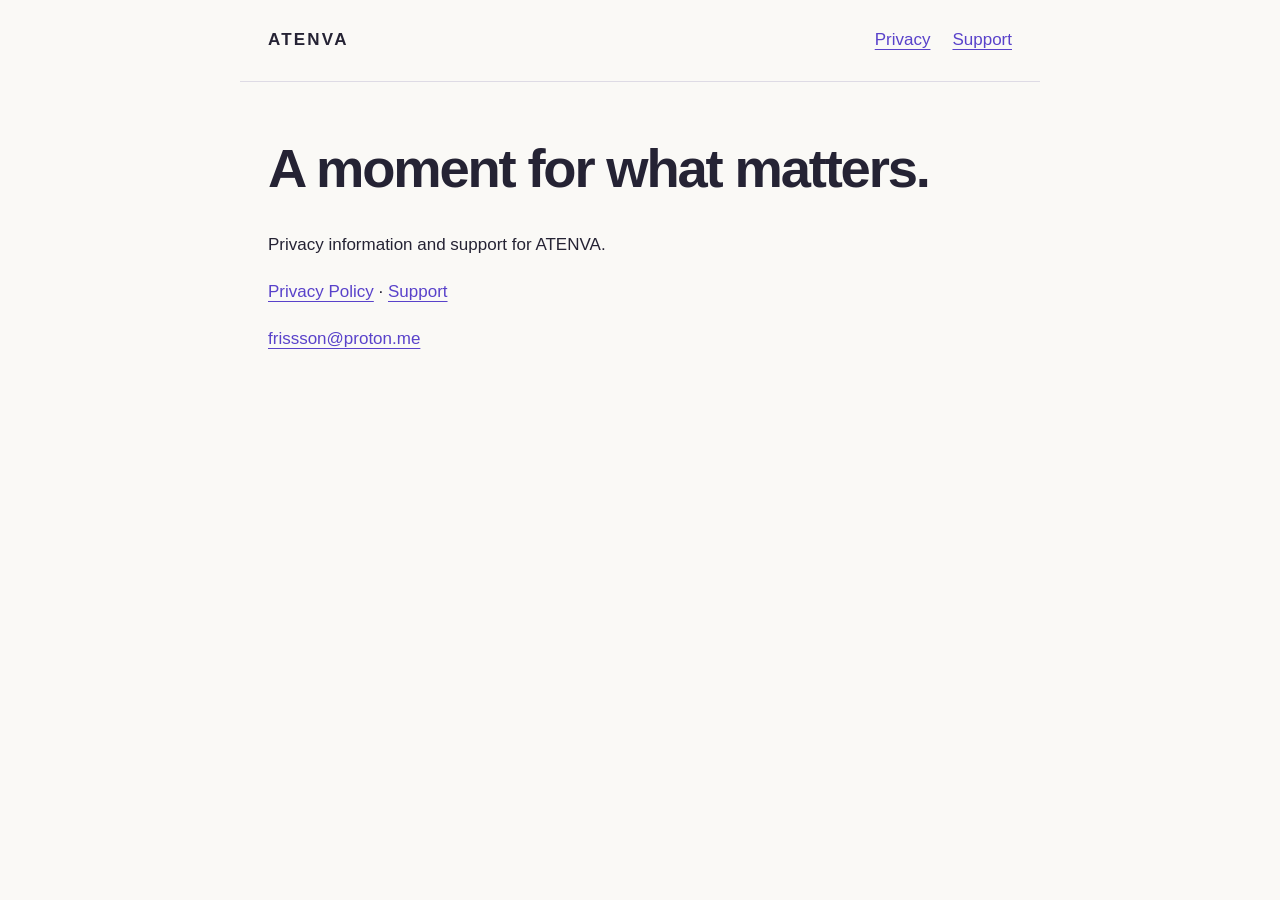
<file: index.html>
<!doctype html><html lang="en"><head><meta charset="utf-8"><meta name="viewport" content="width=device-width,initial-scale=1"><title>ATENVA</title><link rel="stylesheet" href="style.css"></head><body><header><span class="brand">ATENVA</span><nav aria-label="Main navigation"><a href="privacy/">Privacy</a><a href="support/">Support</a></nav></header><main><h1>A moment for what matters.</h1><p>Privacy information and support for ATENVA.</p><p><a href="privacy/">Privacy Policy</a> · <a href="support/">Support</a></p><p><a href="mailto:frissson@proton.me">frissson@proton.me</a></p></main></body></html>
</file>
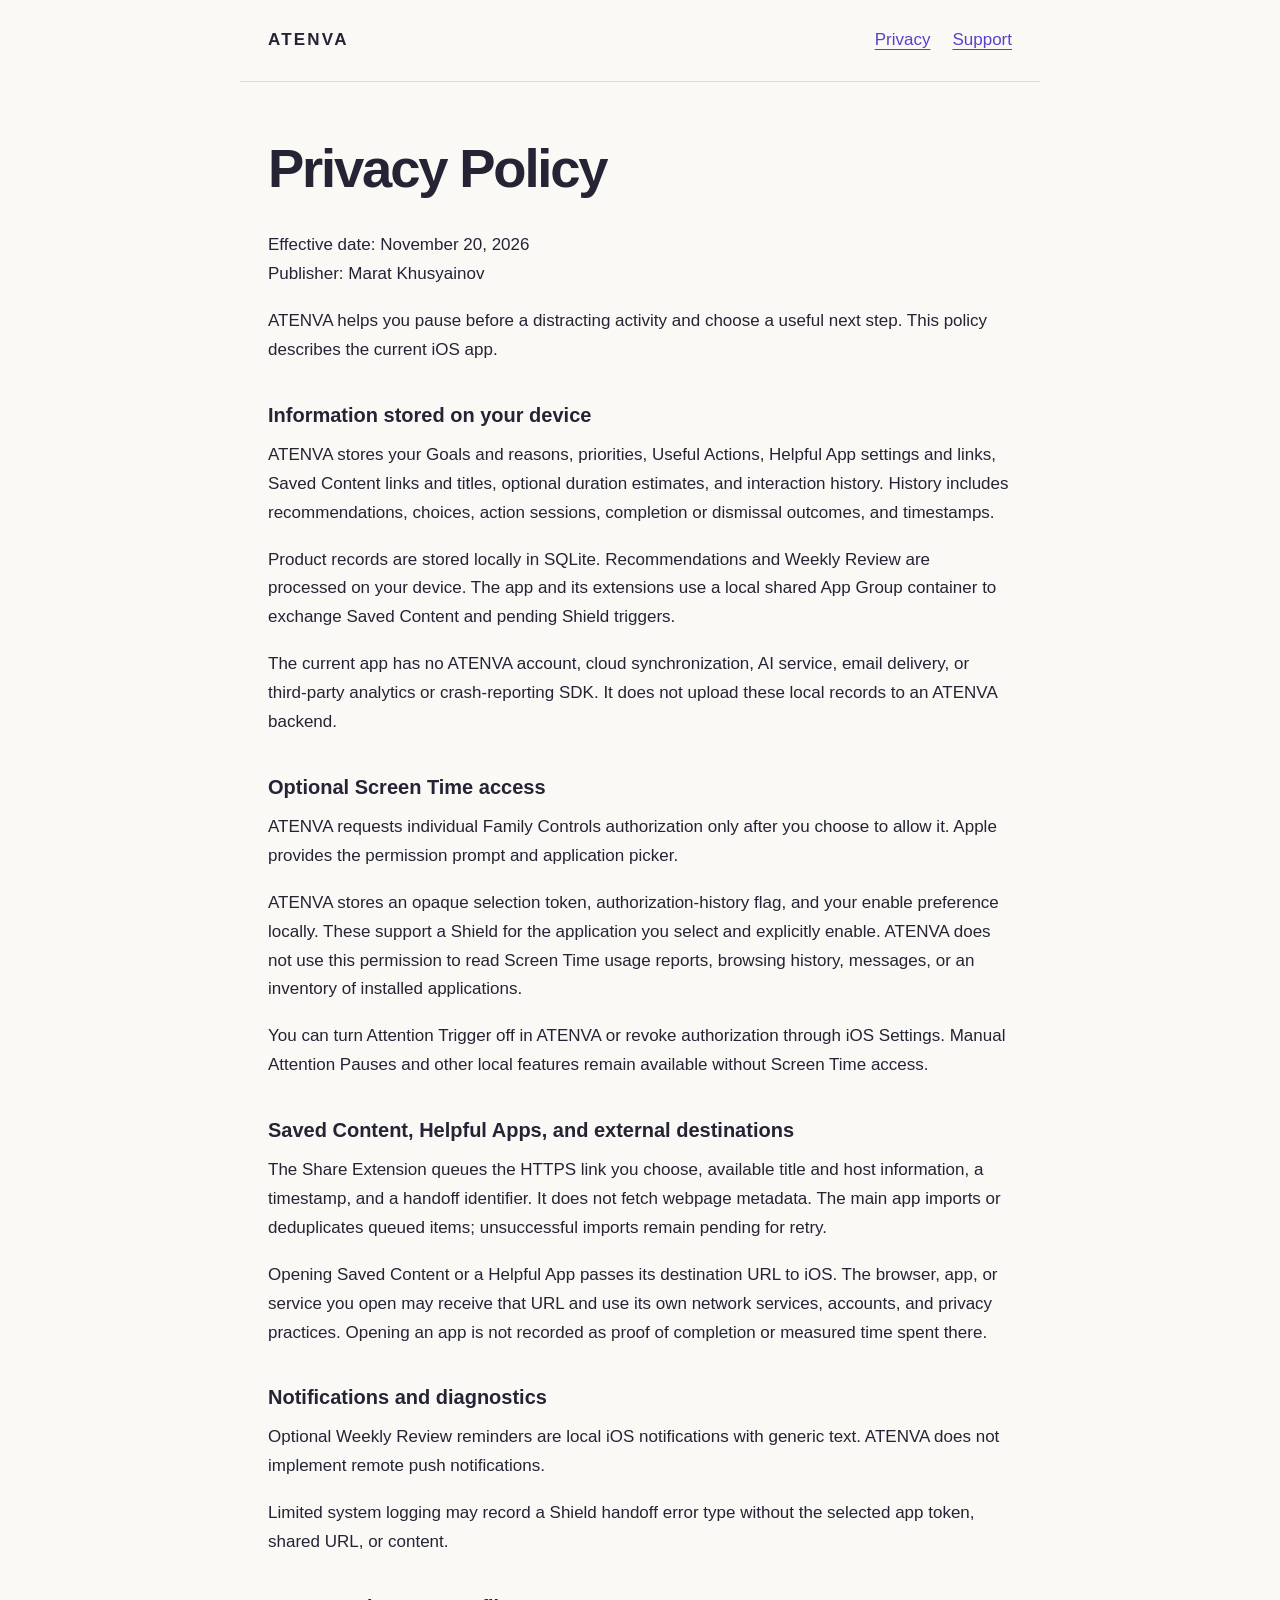
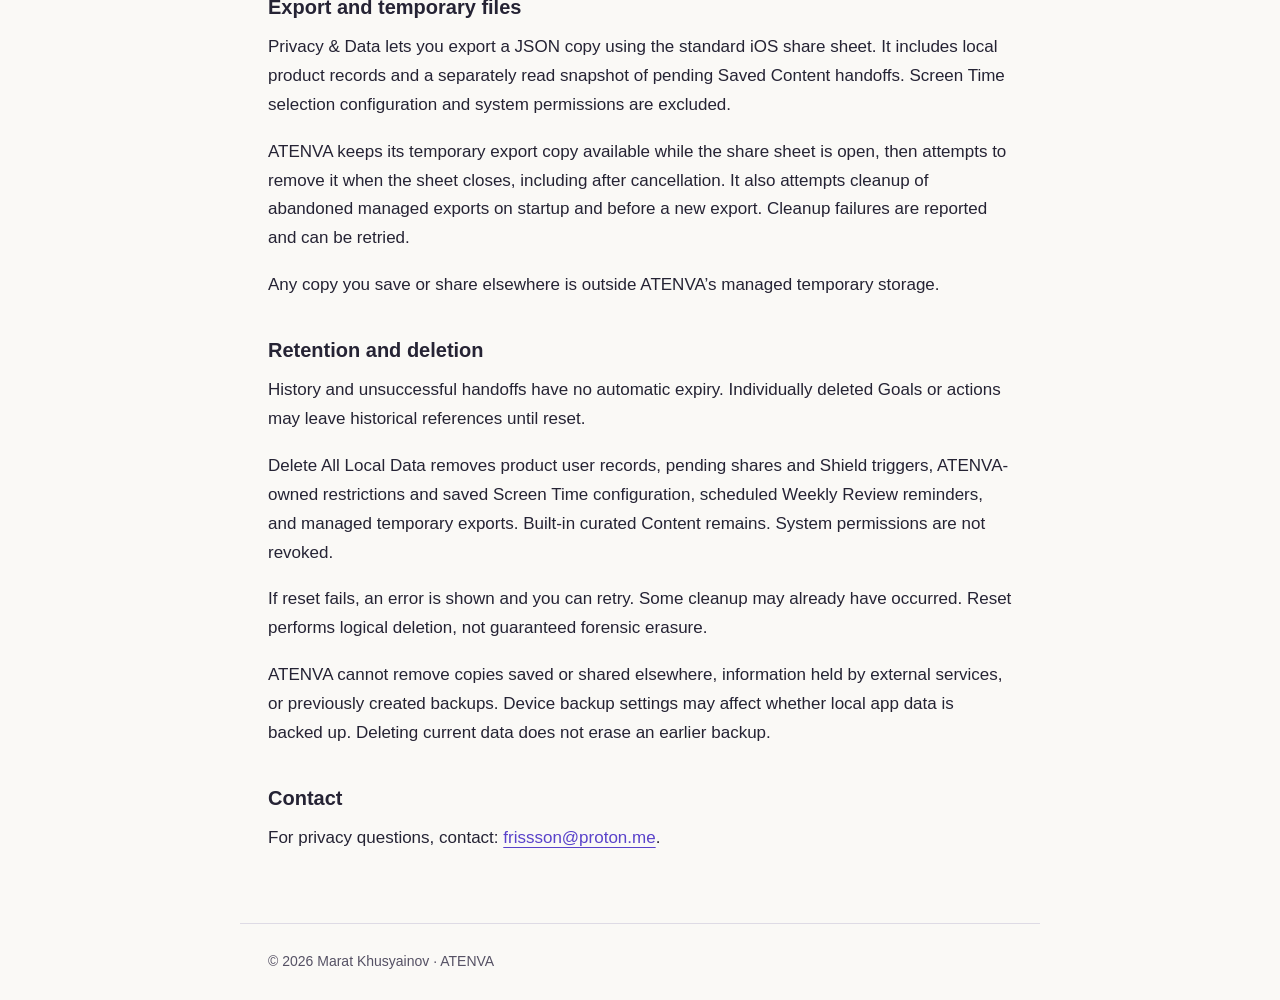
<file: privacy/index.html>
<!doctype html><html lang="en"><head><meta charset="utf-8"><meta name="viewport" content="width=device-width,initial-scale=1"><title>ATENVA — Privacy Policy</title><meta name="description" content="ATENVA Privacy Policy: information and support for your attention pause."><link rel="stylesheet" href="../style.css"></head><body><a class="skip" href="#main">Skip to content</a><header><a class="brand" href="../">ATENVA</a><nav aria-label="Main navigation"><a href="../privacy/" aria-current="page">Privacy</a><a href="../support/" >Support</a></nav></header><main id="main"><h1>Privacy Policy</h1><p>Effective date: November 20, 2026<br>Publisher: Marat Khusyainov</p><p>ATENVA helps you pause before a distracting activity and choose a useful next step. This policy describes the current iOS app.</p><h2>Information stored on your device</h2><p>ATENVA stores your Goals and reasons, priorities, Useful Actions, Helpful App settings and links, Saved Content links and titles, optional duration estimates, and interaction history. History includes recommendations, choices, action sessions, completion or dismissal outcomes, and timestamps.</p><p>Product records are stored locally in SQLite. Recommendations and Weekly Review are processed on your device. The app and its extensions use a local shared App Group container to exchange Saved Content and pending Shield triggers.</p><p>The current app has no ATENVA account, cloud synchronization, AI service, email delivery, or third-party analytics or crash-reporting SDK. It does not upload these local records to an ATENVA backend.</p><h2>Optional Screen Time access</h2><p>ATENVA requests individual Family Controls authorization only after you choose to allow it. Apple provides the permission prompt and application picker.</p><p>ATENVA stores an opaque selection token, authorization-history flag, and your enable preference locally. These support a Shield for the application you select and explicitly enable. ATENVA does not use this permission to read Screen Time usage reports, browsing history, messages, or an inventory of installed applications.</p><p>You can turn Attention Trigger off in ATENVA or revoke authorization through iOS Settings. Manual Attention Pauses and other local features remain available without Screen Time access.</p><h2>Saved Content, Helpful Apps, and external destinations</h2><p>The Share Extension queues the HTTPS link you choose, available title and host information, a timestamp, and a handoff identifier. It does not fetch webpage metadata. The main app imports or deduplicates queued items; unsuccessful imports remain pending for retry.</p><p>Opening Saved Content or a Helpful App passes its destination URL to iOS. The browser, app, or service you open may receive that URL and use its own network services, accounts, and privacy practices. Opening an app is not recorded as proof of completion or measured time spent there.</p><h2>Notifications and diagnostics</h2><p>Optional Weekly Review reminders are local iOS notifications with generic text. ATENVA does not implement remote push notifications.</p><p>Limited system logging may record a Shield handoff error type without the selected app token, shared URL, or content.</p><h2>Export and temporary files</h2><p>Privacy &amp; Data lets you export a JSON copy using the standard iOS share sheet. It includes local product records and a separately read snapshot of pending Saved Content handoffs. Screen Time selection configuration and system permissions are excluded.</p><p>ATENVA keeps its temporary export copy available while the share sheet is open, then attempts to remove it when the sheet closes, including after cancellation. It also attempts cleanup of abandoned managed exports on startup and before a new export. Cleanup failures are reported and can be retried.</p><p>Any copy you save or share elsewhere is outside ATENVA’s managed temporary storage.</p><h2>Retention and deletion</h2><p>History and unsuccessful handoffs have no automatic expiry. Individually deleted Goals or actions may leave historical references until reset.</p><p>Delete All Local Data removes product user records, pending shares and Shield triggers, ATENVA-owned restrictions and saved Screen Time configuration, scheduled Weekly Review reminders, and managed temporary exports. Built-in curated Content remains. System permissions are not revoked.</p><p>If reset fails, an error is shown and you can retry. Some cleanup may already have occurred. Reset performs logical deletion, not guaranteed forensic erasure.</p><p>ATENVA cannot remove copies saved or shared elsewhere, information held by external services, or previously created backups. Device backup settings may affect whether local app data is backed up. Deleting current data does not erase an earlier backup.</p><h2>Contact</h2><p>For privacy questions, contact: <a href="mailto:frissson@proton.me">frissson@proton.me</a>.</p></main><footer>© 2026 Marat Khusyainov · ATENVA</footer></body></html>
</file>
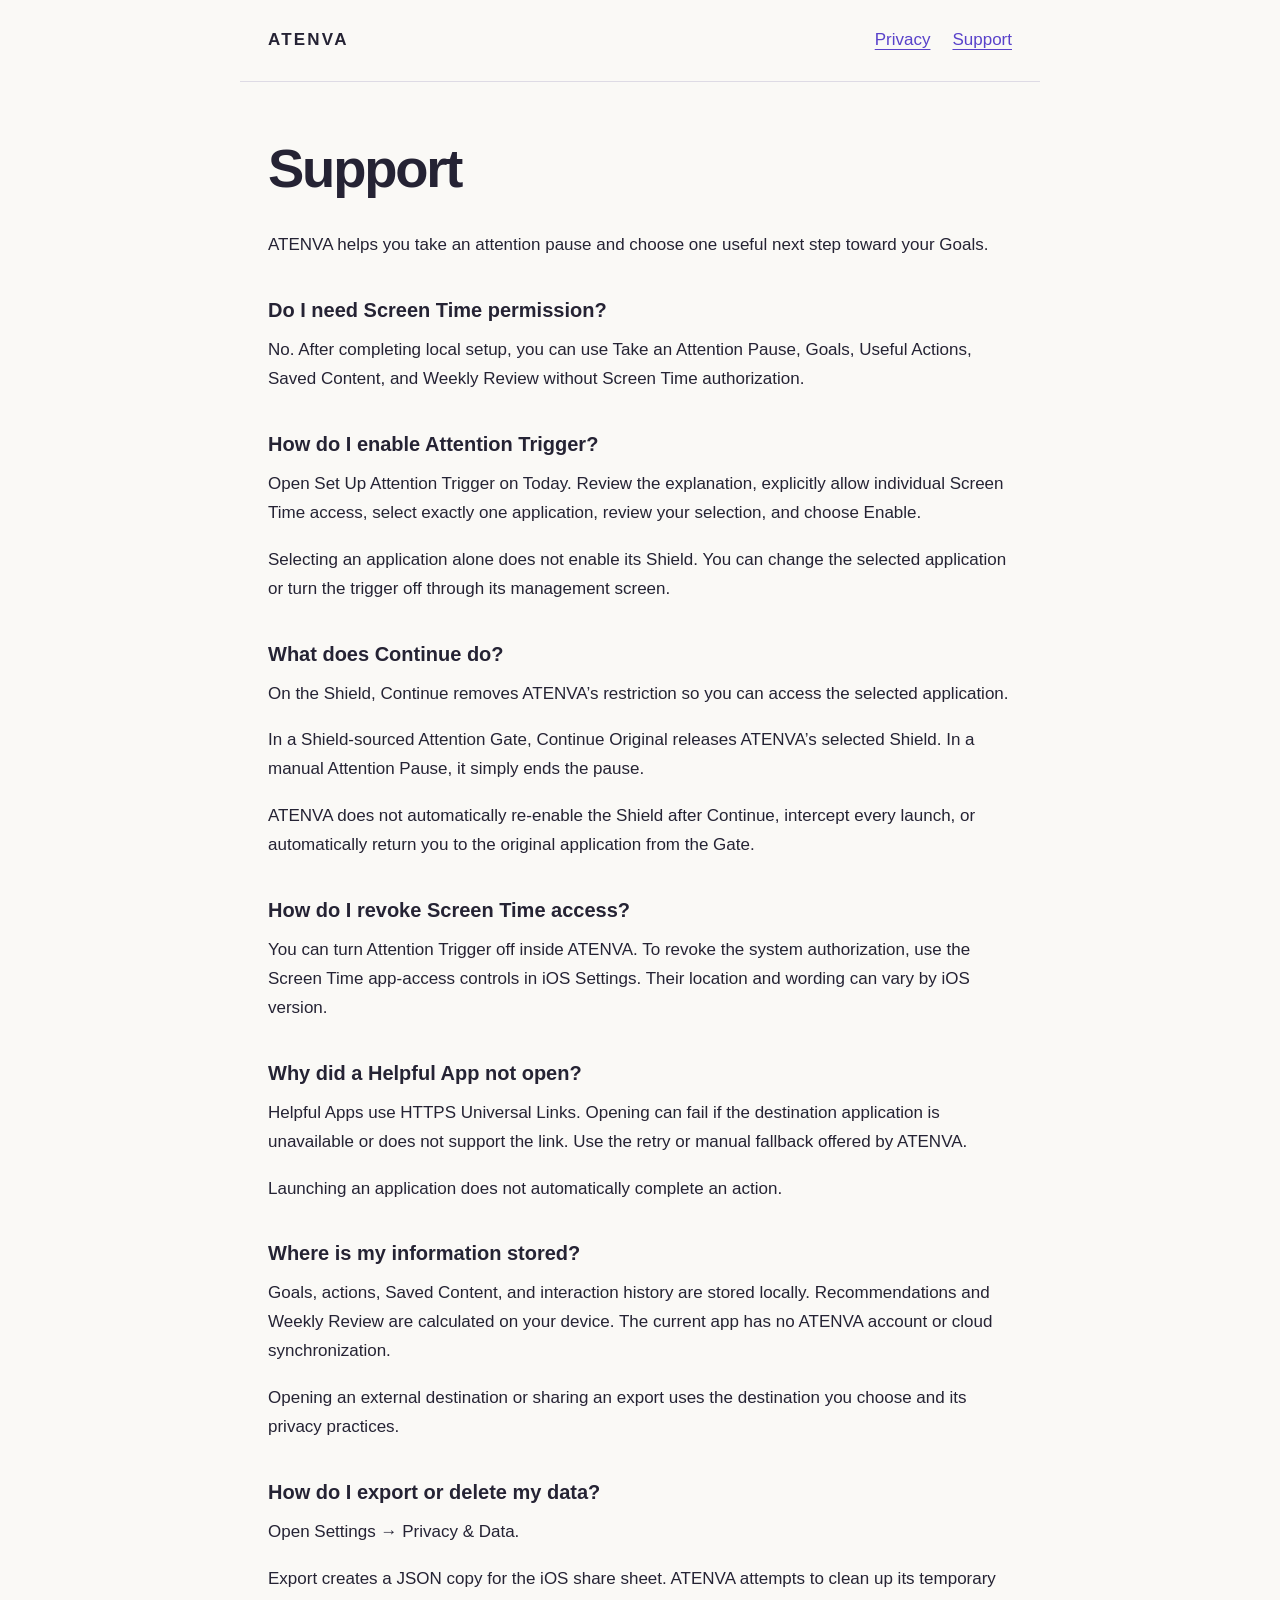
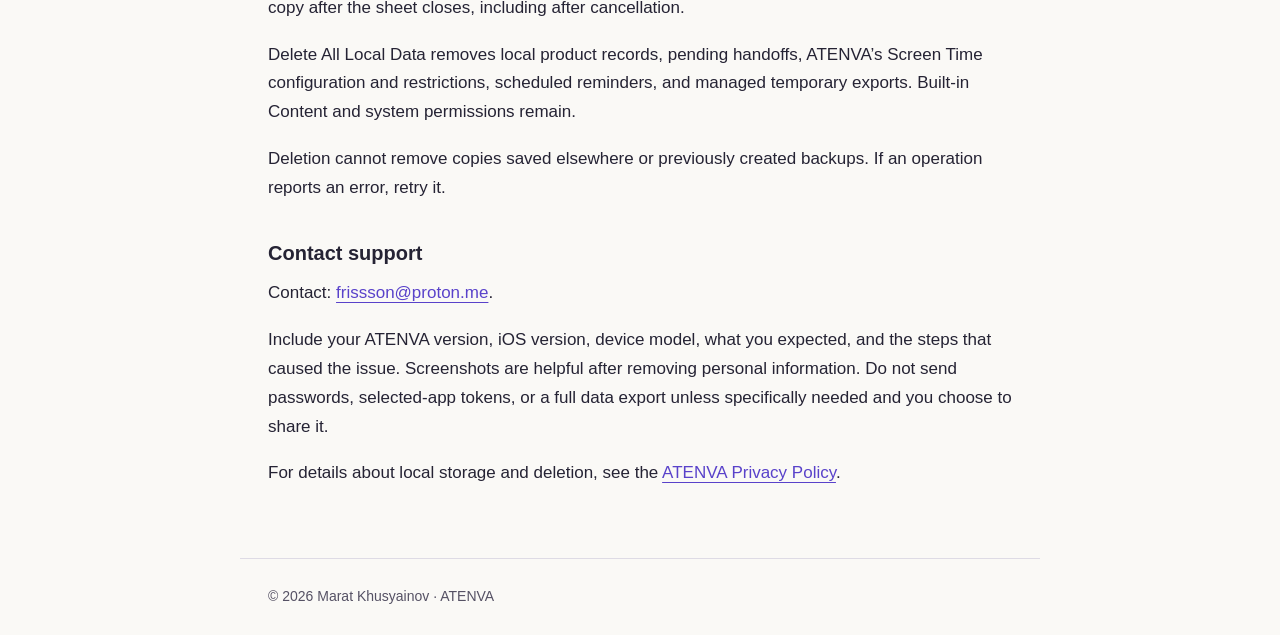
<file: support/index.html>
<!doctype html><html lang="en"><head><meta charset="utf-8"><meta name="viewport" content="width=device-width,initial-scale=1"><title>ATENVA — Support</title><meta name="description" content="ATENVA Support: information and support for your attention pause."><link rel="stylesheet" href="../style.css"></head><body><a class="skip" href="#main">Skip to content</a><header><a class="brand" href="../">ATENVA</a><nav aria-label="Main navigation"><a href="../privacy/" >Privacy</a><a href="../support/" aria-current="page">Support</a></nav></header><main id="main"><h1>Support</h1><p>ATENVA helps you take an attention pause and choose one useful next step toward your Goals.</p><h2>Do I need Screen Time permission?</h2><p>No. After completing local setup, you can use Take an Attention Pause, Goals, Useful Actions, Saved Content, and Weekly Review without Screen Time authorization.</p><h2>How do I enable Attention Trigger?</h2><p>Open Set Up Attention Trigger on Today. Review the explanation, explicitly allow individual Screen Time access, select exactly one application, review your selection, and choose Enable.</p><p>Selecting an application alone does not enable its Shield. You can change the selected application or turn the trigger off through its management screen.</p><h2>What does Continue do?</h2><p>On the Shield, Continue removes ATENVA’s restriction so you can access the selected application.</p><p>In a Shield-sourced Attention Gate, Continue Original releases ATENVA’s selected Shield. In a manual Attention Pause, it simply ends the pause.</p><p>ATENVA does not automatically re-enable the Shield after Continue, intercept every launch, or automatically return you to the original application from the Gate.</p><h2>How do I revoke Screen Time access?</h2><p>You can turn Attention Trigger off inside ATENVA. To revoke the system authorization, use the Screen Time app-access controls in iOS Settings. Their location and wording can vary by iOS version.</p><h2>Why did a Helpful App not open?</h2><p>Helpful Apps use HTTPS Universal Links. Opening can fail if the destination application is unavailable or does not support the link. Use the retry or manual fallback offered by ATENVA.</p><p>Launching an application does not automatically complete an action.</p><h2>Where is my information stored?</h2><p>Goals, actions, Saved Content, and interaction history are stored locally. Recommendations and Weekly Review are calculated on your device. The current app has no ATENVA account or cloud synchronization.</p><p>Opening an external destination or sharing an export uses the destination you choose and its privacy practices.</p><h2>How do I export or delete my data?</h2><p>Open Settings → Privacy &amp; Data.</p><p>Export creates a JSON copy for the iOS share sheet. ATENVA attempts to clean up its temporary copy after the sheet closes, including after cancellation.</p><p>Delete All Local Data removes local product records, pending handoffs, ATENVA’s Screen Time configuration and restrictions, scheduled reminders, and managed temporary exports. Built-in Content and system permissions remain.</p><p>Deletion cannot remove copies saved elsewhere or previously created backups. If an operation reports an error, retry it.</p><h2>Contact support</h2><p>Contact: <a href="mailto:frissson@proton.me">frissson@proton.me</a>.</p><p>Include your ATENVA version, iOS version, device model, what you expected, and the steps that caused the issue. Screenshots are helpful after removing personal information. Do not send passwords, selected-app tokens, or a full data export unless specifically needed and you choose to share it.</p><p>For details about local storage and deletion, see the <a href="../privacy/">ATENVA Privacy Policy</a>.</p></main><footer>© 2026 Marat Khusyainov · ATENVA</footer></body></html>
</file>
<file: style.css>
*{box-sizing:border-box}html{color-scheme:light}body{margin:0;background:#faf9f6;color:#252334;font:17px/1.7 -apple-system,BlinkMacSystemFont,"Segoe UI",sans-serif}a{color:#5942ca;text-underline-offset:4px;overflow-wrap:anywhere}a:focus-visible{outline:3px solid #5942ca;outline-offset:5px}header,main,footer{max-width:800px;margin:auto;padding:26px 28px}header{display:flex;justify-content:space-between;align-items:center;gap:18px;border-bottom:1px solid #dedbe5}.brand{font-weight:800;letter-spacing:.13em;text-decoration:none;color:#252334}nav{display:flex;gap:22px}main{padding-top:56px;padding-bottom:52px}h1{font-size:clamp(2.2rem,7vw,3.4rem);line-height:1.13;letter-spacing:-.04em;margin:0 0 32px}h2{font-size:1.25rem;line-height:1.4;margin:36px 0 12px}p{margin:0 0 18px}footer{border-top:1px solid #dedbe5;font-size:14px;color:#555164}.skip{position:absolute;left:16px;top:-90px}.skip:focus{top:10px;background:white;padding:10px}@media(max-width:480px){header,main,footer{padding-left:22px;padding-right:22px}header{flex-wrap:wrap}main{padding-top:38px}nav{gap:18px}body{font-size:16px}}
</file>
